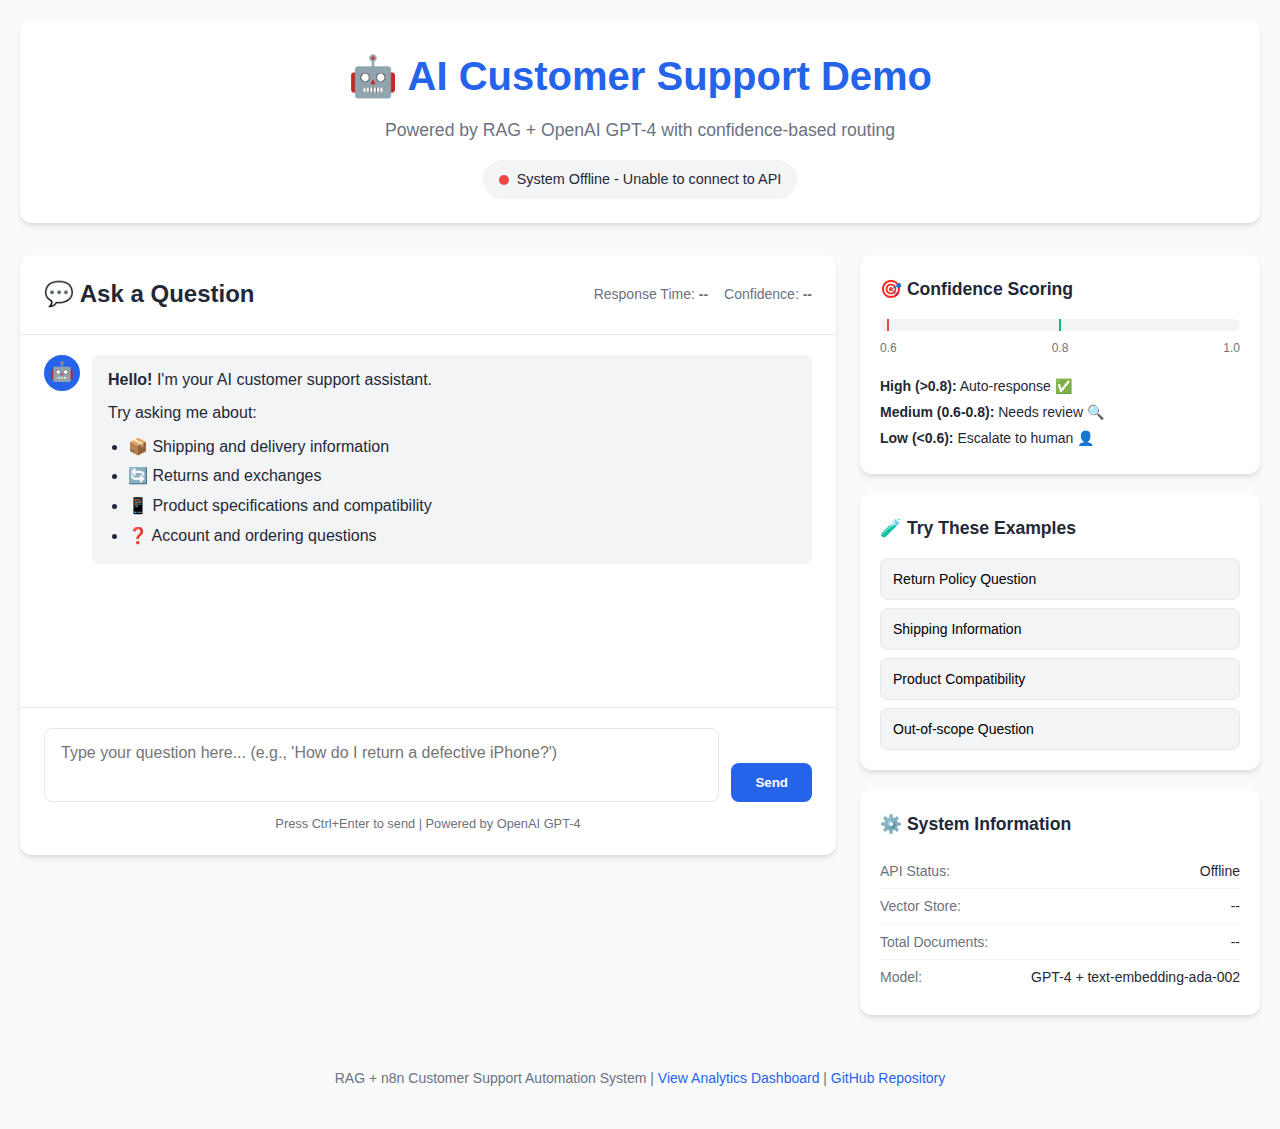
<file: frontend/index.html>
<!DOCTYPE html>
<html lang="en">
<head>
    <meta charset="UTF-8">
    <meta name="viewport" content="width=device-width, initial-scale=1.0">
    <title>RAG Customer Support Demo</title>
    <link rel="stylesheet" href="styles.css">
</head>
<body>
    <div class="container">
        <header class="header">
            <h1>🤖 AI Customer Support Demo</h1>
            <p class="subtitle">Powered by RAG + OpenAI GPT-4 with confidence-based routing</p>
            <div class="status-indicator" id="statusIndicator">
                <span class="status-dot" id="statusDot"></span>
                <span id="statusText">Checking system status...</span>
            </div>
        </header>

        <div class="demo-container">
            <div class="chat-section">
                <div class="chat-header">
                    <h2>💬 Ask a Question</h2>
                    <div class="chat-stats" id="chatStats">
                        <span>Response Time: <strong id="responseTime">--</strong></span>
                        <span>Confidence: <strong id="confidenceScore">--</strong></span>
                    </div>
                </div>

                <div class="chat-messages" id="chatMessages">
                    <div class="welcome-message">
                        <div class="message bot-message">
                            <div class="message-avatar">🤖</div>
                            <div class="message-content">
                                <p><strong>Hello!</strong> I'm your AI customer support assistant.</p>
                                <p>Try asking me about:</p>
                                <ul>
                                    <li>📦 Shipping and delivery information</li>
                                    <li>🔄 Returns and exchanges</li>
                                    <li>📱 Product specifications and compatibility</li>
                                    <li>❓ Account and ordering questions</li>
                                </ul>
                            </div>
                        </div>
                    </div>
                </div>

                <div class="chat-input-container">
                    <div class="input-wrapper">
                        <textarea 
                            id="questionInput" 
                            placeholder="Type your question here... (e.g., 'How do I return a defective iPhone?')"
                            rows="2"
                        ></textarea>
                        <button id="sendButton" onclick="sendQuestion()">
                            <span id="sendButtonText">Send</span>
                            <div id="sendButtonSpinner" class="spinner" style="display: none;"></div>
                        </button>
                    </div>
                    <div class="input-footer">
                        <small>Press Ctrl+Enter to send | Powered by OpenAI GPT-4</small>
                    </div>
                </div>
            </div>

            <div class="info-panel">
                <div class="confidence-panel">
                    <h3>🎯 Confidence Scoring</h3>
                    <div class="confidence-bar-container">
                        <div class="confidence-bar" id="confidenceBar">
                            <div class="confidence-fill" id="confidenceFill"></div>
                        </div>
                        <div class="confidence-labels">
                            <span class="confidence-threshold low">0.6</span>
                            <span class="confidence-threshold high">0.8</span>
                            <span class="confidence-threshold max">1.0</span>
                        </div>
                    </div>
                    <div class="confidence-explanation" id="confidenceExplanation">
                        <p><strong>High (>0.8):</strong> Auto-response ✅</p>
                        <p><strong>Medium (0.6-0.8):</strong> Needs review 🔍</p>
                        <p><strong>Low (<0.6):</strong> Escalate to human 👤</p>
                    </div>
                </div>

                <div class="sources-panel" id="sourcesPanel" style="display: none;">
                    <h3>📚 Information Sources</h3>
                    <div id="sourcesList"></div>
                </div>

                <div class="test-queries-panel">
                    <h3>🧪 Try These Examples</h3>
                    <div class="example-queries">
                        <button class="example-query" onclick="setQuery('How do I return a defective product?')">
                            Return Policy Question
                        </button>
                        <button class="example-query" onclick="setQuery('What shipping options do you offer to international customers?')">
                            Shipping Information
                        </button>
                        <button class="example-query" onclick="setQuery('Is the iPhone 15 Pro compatible with MagSafe chargers?')">
                            Product Compatibility
                        </button>
                        <button class="example-query" onclick="setQuery('What is the meaning of life?')">
                            Out-of-scope Question
                        </button>
                    </div>
                </div>

                <div class="system-info-panel">
                    <h3>⚙️ System Information</h3>
                    <div id="systemInfo">
                        <div class="info-item">
                            <span class="info-label">API Status:</span>
                            <span class="info-value" id="apiStatus">Checking...</span>
                        </div>
                        <div class="info-item">
                            <span class="info-label">Vector Store:</span>
                            <span class="info-value" id="vectorStatus">--</span>
                        </div>
                        <div class="info-item">
                            <span class="info-label">Total Documents:</span>
                            <span class="info-value" id="documentCount">--</span>
                        </div>
                        <div class="info-item">
                            <span class="info-label">Model:</span>
                            <span class="info-value">GPT-4 + text-embedding-ada-002</span>
                        </div>
                    </div>
                </div>
            </div>
        </div>

        <footer class="footer">
            <p>RAG + n8n Customer Support Automation System | 
               <a href="dashboard.html">View Analytics Dashboard</a> |
               <a href="https://github.com" target="_blank">GitHub Repository</a>
            </p>
        </footer>
    </div>

    <script src="script.js"></script>
</body>
</html>
</file>
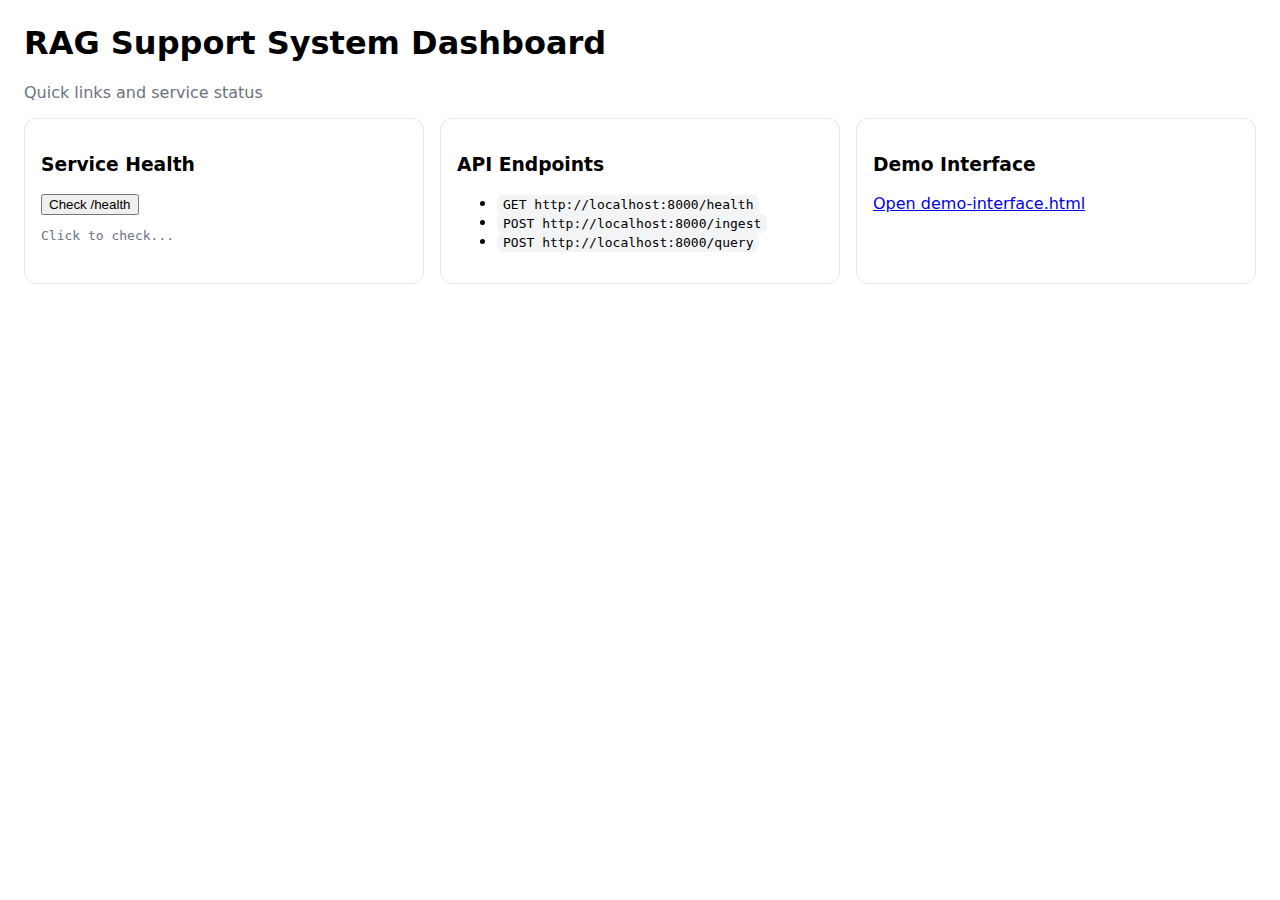
<file: frontend/dashboard.html>
<!doctype html>
<html lang="en">
<head>
  <meta charset="utf-8" />
  <meta name="viewport" content="width=device-width, initial-scale=1" />
  <title>RAG Support System Dashboard</title>
  <style>
    body { font-family: system-ui, -apple-system, Segoe UI, Roboto, Ubuntu, Cantarell, "Helvetica Neue", Arial, "Noto Sans"; margin: 24px; }
    .grid { display: grid; grid-template-columns: repeat(auto-fit, minmax(260px, 1fr)); gap: 16px; }
    .card { border: 1px solid #e5e7eb; border-radius: 12px; padding: 16px; }
    h1 { margin-top: 0; }
    code { background: #f3f4f6; padding: 2px 6px; border-radius: 6px; }
    .muted { color: #6b7280; }
  </style>
</head>
<body>
  <h1>RAG Support System Dashboard</h1>
  <p class="muted">Quick links and service status</p>
  <div class="grid">
    <div class="card">
      <h3>Service Health</h3>
      <button onclick="checkHealth()">Check /health</button>
      <pre id="health" class="muted">Click to check...</pre>
    </div>
    <div class="card">
      <h3>API Endpoints</h3>
      <ul>
        <li><code>GET http://localhost:8000/health</code></li>
        <li><code>POST http://localhost:8000/ingest</code></li>
        <li><code>POST http://localhost:8000/query</code></li>
      </ul>
    </div>
    <div class="card">
      <h3>Demo Interface</h3>
      <a href="./demo-interface.html">Open demo-interface.html</a>
    </div>
  </div>

  <script>
    async function checkHealth() {
      try {
        const res = await fetch('http://localhost:8000/health');
        const json = await res.json();
        document.getElementById('health').textContent = JSON.stringify(json, null, 2);
      } catch (e) {
        document.getElementById('health').textContent = 'Error: ' + (e && e.message ? e.message : e);
      }
    }
  </script>
</body>
</html>
</file>
<file: frontend/styles.css>
/* RAG Customer Support Demo Styles */

* {
    margin: 0;
    padding: 0;
    box-sizing: border-box;
}

:root {
    --primary-color: #2563eb;
    --primary-dark: #1d4ed8;
    --secondary-color: #10b981;
    --accent-color: #f59e0b;
    --danger-color: #ef4444;
    --background: #f8fafc;
    --surface: #ffffff;
    --text-primary: #1f2937;
    --text-secondary: #6b7280;
    --border: #e5e7eb;
    --border-light: #f3f4f6;
    --success: #10b981;
    --warning: #f59e0b;
    --error: #ef4444;
    --shadow: 0 4px 6px -1px rgba(0, 0, 0, 0.1), 0 2px 4px -1px rgba(0, 0, 0, 0.06);
    --shadow-lg: 0 10px 15px -3px rgba(0, 0, 0, 0.1), 0 4px 6px -2px rgba(0, 0, 0, 0.05);
    --border-radius: 8px;
    --border-radius-lg: 12px;
}

body {
    font-family: 'Inter', -apple-system, BlinkMacSystemFont, 'Segoe UI', 'Roboto', sans-serif;
    background-color: var(--background);
    color: var(--text-primary);
    line-height: 1.6;
}

.container {
    max-width: 1400px;
    margin: 0 auto;
    padding: 20px;
    min-height: 100vh;
    display: flex;
    flex-direction: column;
}

/* Header Styles */
.header {
    text-align: center;
    margin-bottom: 32px;
    background: var(--surface);
    padding: 24px;
    border-radius: var(--border-radius-lg);
    box-shadow: var(--shadow);
}

.header h1 {
    font-size: 2.5rem;
    font-weight: 700;
    color: var(--primary-color);
    margin-bottom: 8px;
}

.subtitle {
    font-size: 1.1rem;
    color: var(--text-secondary);
    margin-bottom: 16px;
}

.status-indicator {
    display: inline-flex;
    align-items: center;
    gap: 8px;
    padding: 8px 16px;
    background: var(--border-light);
    border-radius: 20px;
    font-size: 0.9rem;
    font-weight: 500;
}

.status-dot {
    width: 10px;
    height: 10px;
    border-radius: 50%;
    background: var(--text-secondary);
    animation: pulse 2s infinite;
}

.status-dot.online {
    background: var(--success);
}

.status-dot.offline {
    background: var(--error);
}

@keyframes pulse {
    0%, 100% { opacity: 1; }
    50% { opacity: 0.5; }
}

/* Demo Container */
.demo-container {
    display: grid;
    grid-template-columns: 1fr 400px;
    gap: 24px;
    flex: 1;
}

@media (max-width: 1200px) {
    .demo-container {
        grid-template-columns: 1fr;
        gap: 20px;
    }
}

/* Chat Section */
.chat-section {
    background: var(--surface);
    border-radius: var(--border-radius-lg);
    box-shadow: var(--shadow);
    display: flex;
    flex-direction: column;
    height: 600px;
}

.chat-header {
    display: flex;
    justify-content: space-between;
    align-items: center;
    padding: 20px 24px;
    border-bottom: 1px solid var(--border);
}

.chat-header h2 {
    font-size: 1.5rem;
    font-weight: 600;
    color: var(--text-primary);
}

.chat-stats {
    display: flex;
    gap: 16px;
    font-size: 0.875rem;
    color: var(--text-secondary);
}

.chat-messages {
    flex: 1;
    overflow-y: auto;
    padding: 20px 24px;
}

.message {
    display: flex;
    gap: 12px;
    margin-bottom: 16px;
}

.message-avatar {
    width: 36px;
    height: 36px;
    border-radius: 50%;
    background: var(--primary-color);
    color: white;
    display: flex;
    align-items: center;
    justify-content: center;
    font-size: 1.2rem;
    flex-shrink: 0;
}

.user-message .message-avatar {
    background: var(--secondary-color);
}

.message-content {
    flex: 1;
    padding: 12px 16px;
    border-radius: var(--border-radius);
    background: var(--border-light);
}

.user-message .message-content {
    background: var(--primary-color);
    color: white;
    margin-left: auto;
    max-width: 80%;
}

.bot-message .message-content {
    background: var(--border-light);
}

.message-content p {
    margin-bottom: 8px;
}

.message-content p:last-child {
    margin-bottom: 0;
}

.message-content ul {
    padding-left: 20px;
    margin-top: 8px;
}

.message-content li {
    margin-bottom: 4px;
}

.message-meta {
    display: flex;
    justify-content: space-between;
    align-items: center;
    font-size: 0.75rem;
    color: var(--text-secondary);
    margin-top: 8px;
}

.confidence-badge {
    padding: 2px 8px;
    border-radius: 12px;
    font-weight: 600;
    font-size: 0.7rem;
}

.confidence-high {
    background: var(--success);
    color: white;
}

.confidence-medium {
    background: var(--warning);
    color: white;
}

.confidence-low {
    background: var(--error);
    color: white;
}

/* Chat Input */
.chat-input-container {
    padding: 20px 24px;
    border-top: 1px solid var(--border);
}

.input-wrapper {
    display: flex;
    gap: 12px;
    align-items: flex-end;
}

#questionInput {
    flex: 1;
    resize: none;
    border: 1px solid var(--border);
    border-radius: var(--border-radius);
    padding: 12px 16px;
    font-family: inherit;
    font-size: 1rem;
    line-height: 1.5;
    transition: border-color 0.2s, box-shadow 0.2s;
}

#questionInput:focus {
    outline: none;
    border-color: var(--primary-color);
    box-shadow: 0 0 0 3px rgba(37, 99, 235, 0.1);
}

#sendButton {
    background: var(--primary-color);
    color: white;
    border: none;
    border-radius: var(--border-radius);
    padding: 12px 24px;
    font-weight: 600;
    cursor: pointer;
    transition: background-color 0.2s, transform 0.1s;
    display: flex;
    align-items: center;
    gap: 8px;
    min-width: 80px;
    justify-content: center;
}

#sendButton:hover:not(:disabled) {
    background: var(--primary-dark);
    transform: translateY(-1px);
}

#sendButton:disabled {
    opacity: 0.6;
    cursor: not-allowed;
    transform: none;
}

.input-footer {
    margin-top: 8px;
    text-align: center;
}

.input-footer small {
    color: var(--text-secondary);
    font-size: 0.8rem;
}

/* Info Panel */
.info-panel {
    display: flex;
    flex-direction: column;
    gap: 20px;
}

.info-panel > div {
    background: var(--surface);
    border-radius: var(--border-radius-lg);
    box-shadow: var(--shadow);
    padding: 20px;
}

.info-panel h3 {
    font-size: 1.1rem;
    font-weight: 600;
    margin-bottom: 16px;
    color: var(--text-primary);
}

/* Confidence Panel */
.confidence-bar-container {
    margin-bottom: 16px;
}

.confidence-bar {
    width: 100%;
    height: 12px;
    background: var(--border-light);
    border-radius: 6px;
    overflow: hidden;
    position: relative;
}

.confidence-fill {
    height: 100%;
    background: linear-gradient(90deg, var(--error), var(--warning), var(--success));
    width: 0%;
    transition: width 0.5s ease;
    border-radius: 6px;
}

.confidence-labels {
    display: flex;
    justify-content: space-between;
    margin-top: 8px;
    font-size: 0.75rem;
    color: var(--text-secondary);
}

.confidence-threshold {
    position: relative;
}

.confidence-threshold.low::before {
    content: "";
    position: absolute;
    top: -20px;
    left: 50%;
    transform: translateX(-50%);
    width: 2px;
    height: 12px;
    background: var(--error);
}

.confidence-threshold.high::before {
    content: "";
    position: absolute;
    top: -20px;
    left: 50%;
    transform: translateX(-50%);
    width: 2px;
    height: 12px;
    background: var(--success);
}

.confidence-explanation p {
    margin-bottom: 4px;
    font-size: 0.875rem;
}

/* Sources Panel */
.source-item {
    display: flex;
    justify-content: space-between;
    align-items: center;
    padding: 8px 12px;
    background: var(--border-light);
    border-radius: var(--border-radius);
    margin-bottom: 8px;
}

.source-name {
    font-weight: 500;
    font-size: 0.875rem;
}

.source-score {
    font-size: 0.75rem;
    color: var(--text-secondary);
}

/* Example Queries */
.example-queries {
    display: flex;
    flex-direction: column;
    gap: 8px;
}

.example-query {
    background: var(--border-light);
    border: 1px solid var(--border);
    border-radius: var(--border-radius);
    padding: 12px;
    text-align: left;
    cursor: pointer;
    transition: all 0.2s;
    font-size: 0.875rem;
}

.example-query:hover {
    background: var(--primary-color);
    color: white;
    border-color: var(--primary-color);
}

/* System Info */
.info-item {
    display: flex;
    justify-content: space-between;
    align-items: center;
    padding: 6px 0;
    border-bottom: 1px solid var(--border-light);
}

.info-item:last-child {
    border-bottom: none;
}

.info-label {
    font-size: 0.875rem;
    color: var(--text-secondary);
}

.info-value {
    font-size: 0.875rem;
    font-weight: 500;
    color: var(--text-primary);
}

/* Spinner */
.spinner {
    width: 16px;
    height: 16px;
    border: 2px solid rgba(255, 255, 255, 0.3);
    border-radius: 50%;
    border-top-color: white;
    animation: spin 1s ease-in-out infinite;
}

@keyframes spin {
    to { transform: rotate(360deg); }
}

/* Footer */
.footer {
    text-align: center;
    padding: 20px;
    margin-top: 32px;
    color: var(--text-secondary);
    font-size: 0.875rem;
}

.footer a {
    color: var(--primary-color);
    text-decoration: none;
}

.footer a:hover {
    text-decoration: underline;
}

/* Responsive Design */
@media (max-width: 768px) {
    .container {
        padding: 16px;
    }
    
    .header h1 {
        font-size: 2rem;
    }
    
    .chat-section {
        height: 500px;
    }
    
    .chat-header {
        flex-direction: column;
        gap: 12px;
        align-items: flex-start;
    }
    
    .chat-stats {
        flex-direction: column;
        gap: 8px;
    }
    
    .input-wrapper {
        flex-direction: column;
    }
    
    #sendButton {
        align-self: stretch;
    }
}

/* Accessibility */
@media (prefers-reduced-motion: reduce) {
    * {
        animation-duration: 0.01ms !important;
        animation-iteration-count: 1 !important;
        transition-duration: 0.01ms !important;
    }
}
</file>
